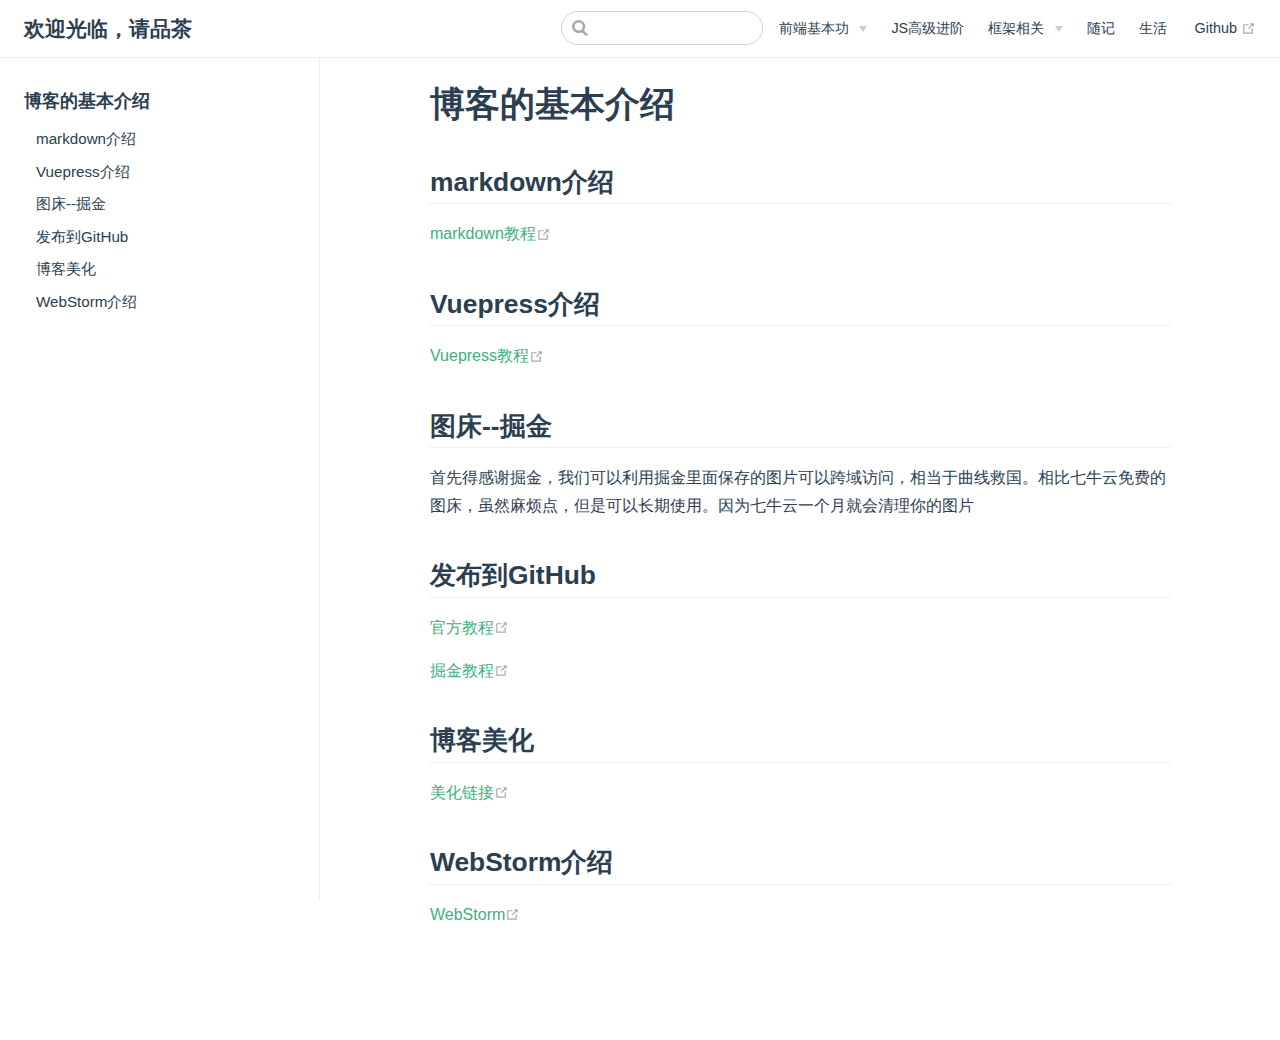
<file: idea/index.html>
<!DOCTYPE html>
<html lang="en-US">
  <head>
    <meta charset="utf-8">
    <meta name="viewport" content="width=device-width,initial-scale=1">
    <title>博客的基本介绍 | 欢迎光临，请品茶</title>
    <meta name="generator" content="VuePress 1.8.0">
    <link rel="icon" href="/icon.png">
    <meta name="description" content="Walker.Wu的个人站点">
    
    <link rel="preload" href="/assets/css/0.styles.1344630a.css" as="style"><link rel="preload" href="/assets/js/app.c8f49d9a.js" as="script"><link rel="preload" href="/assets/js/2.418c78f7.js" as="script"><link rel="preload" href="/assets/js/9.e4759ff4.js" as="script"><link rel="prefetch" href="/assets/js/3.63a9eca3.js"><link rel="prefetch" href="/assets/js/4.75688015.js"><link rel="prefetch" href="/assets/js/5.47b2a754.js"><link rel="prefetch" href="/assets/js/6.014b42f0.js"><link rel="prefetch" href="/assets/js/7.fa117abd.js"><link rel="prefetch" href="/assets/js/8.82fe40d9.js">
    <link rel="stylesheet" href="/assets/css/0.styles.1344630a.css">
  </head>
  <body>
    <div id="app" data-server-rendered="true"><div class="theme-container"><header class="navbar"><div class="sidebar-button"><svg xmlns="http://www.w3.org/2000/svg" aria-hidden="true" role="img" viewBox="0 0 448 512" class="icon"><path fill="currentColor" d="M436 124H12c-6.627 0-12-5.373-12-12V80c0-6.627 5.373-12 12-12h424c6.627 0 12 5.373 12 12v32c0 6.627-5.373 12-12 12zm0 160H12c-6.627 0-12-5.373-12-12v-32c0-6.627 5.373-12 12-12h424c6.627 0 12 5.373 12 12v32c0 6.627-5.373 12-12 12zm0 160H12c-6.627 0-12-5.373-12-12v-32c0-6.627 5.373-12 12-12h424c6.627 0 12 5.373 12 12v32c0 6.627-5.373 12-12 12z"></path></svg></div> <a href="/" class="home-link router-link-active"><!----> <span class="site-name">欢迎光临，请品茶</span></a> <div class="links"><div class="search-box"><input aria-label="Search" autocomplete="off" spellcheck="false" value=""> <!----></div> <nav class="nav-links can-hide"><div class="nav-item"><div class="dropdown-wrapper"><button type="button" aria-label="前端基本功" class="dropdown-title"><span class="title">前端基本功</span> <span class="arrow down"></span></button> <button type="button" aria-label="前端基本功" class="mobile-dropdown-title"><span class="title">前端基本功</span> <span class="arrow right"></span></button> <ul class="nav-dropdown" style="display:none;"><li class="dropdown-item"><!----> <a href="/idea/" aria-current="page" class="nav-link router-link-exact-active router-link-active">
  编辑器
</a></li></ul></div></div><div class="nav-item"><a href="/jshigh/" class="nav-link">
  JS高级进阶
</a></div><div class="nav-item"><div class="dropdown-wrapper"><button type="button" aria-label="框架相关" class="dropdown-title"><span class="title">框架相关</span> <span class="arrow down"></span></button> <button type="button" aria-label="框架相关" class="mobile-dropdown-title"><span class="title">框架相关</span> <span class="arrow right"></span></button> <ul class="nav-dropdown" style="display:none;"><li class="dropdown-item"><!----> <a href="/vue/" class="nav-link">
  Vue
</a></li><li class="dropdown-item"><!----> <a href="/react/" class="nav-link">
  React
</a></li></ul></div></div><div class="nav-item"><a href="/random/" class="nav-link">
  随记
</a></div><div class="nav-item"><a href="/living/" class="nav-link">
  生活
</a></div> <a href="https://github.com/hiniwo/newblog" target="_blank" rel="noopener noreferrer" class="repo-link">
    Github
    <span><svg xmlns="http://www.w3.org/2000/svg" aria-hidden="true" focusable="false" x="0px" y="0px" viewBox="0 0 100 100" width="15" height="15" class="icon outbound"><path fill="currentColor" d="M18.8,85.1h56l0,0c2.2,0,4-1.8,4-4v-32h-8v28h-48v-48h28v-8h-32l0,0c-2.2,0-4,1.8-4,4v56C14.8,83.3,16.6,85.1,18.8,85.1z"></path> <polygon fill="currentColor" points="45.7,48.7 51.3,54.3 77.2,28.5 77.2,37.2 85.2,37.2 85.2,14.9 62.8,14.9 62.8,22.9 71.5,22.9"></polygon></svg> <span class="sr-only">(opens new window)</span></span></a></nav></div></header> <div class="sidebar-mask"></div> <aside class="sidebar"><nav class="nav-links"><div class="nav-item"><div class="dropdown-wrapper"><button type="button" aria-label="前端基本功" class="dropdown-title"><span class="title">前端基本功</span> <span class="arrow down"></span></button> <button type="button" aria-label="前端基本功" class="mobile-dropdown-title"><span class="title">前端基本功</span> <span class="arrow right"></span></button> <ul class="nav-dropdown" style="display:none;"><li class="dropdown-item"><!----> <a href="/idea/" aria-current="page" class="nav-link router-link-exact-active router-link-active">
  编辑器
</a></li></ul></div></div><div class="nav-item"><a href="/jshigh/" class="nav-link">
  JS高级进阶
</a></div><div class="nav-item"><div class="dropdown-wrapper"><button type="button" aria-label="框架相关" class="dropdown-title"><span class="title">框架相关</span> <span class="arrow down"></span></button> <button type="button" aria-label="框架相关" class="mobile-dropdown-title"><span class="title">框架相关</span> <span class="arrow right"></span></button> <ul class="nav-dropdown" style="display:none;"><li class="dropdown-item"><!----> <a href="/vue/" class="nav-link">
  Vue
</a></li><li class="dropdown-item"><!----> <a href="/react/" class="nav-link">
  React
</a></li></ul></div></div><div class="nav-item"><a href="/random/" class="nav-link">
  随记
</a></div><div class="nav-item"><a href="/living/" class="nav-link">
  生活
</a></div> <a href="https://github.com/hiniwo/newblog" target="_blank" rel="noopener noreferrer" class="repo-link">
    Github
    <span><svg xmlns="http://www.w3.org/2000/svg" aria-hidden="true" focusable="false" x="0px" y="0px" viewBox="0 0 100 100" width="15" height="15" class="icon outbound"><path fill="currentColor" d="M18.8,85.1h56l0,0c2.2,0,4-1.8,4-4v-32h-8v28h-48v-48h28v-8h-32l0,0c-2.2,0-4,1.8-4,4v56C14.8,83.3,16.6,85.1,18.8,85.1z"></path> <polygon fill="currentColor" points="45.7,48.7 51.3,54.3 77.2,28.5 77.2,37.2 85.2,37.2 85.2,14.9 62.8,14.9 62.8,22.9 71.5,22.9"></polygon></svg> <span class="sr-only">(opens new window)</span></span></a></nav>  <ul class="sidebar-links"><li><section class="sidebar-group depth-0"><p class="sidebar-heading open"><span>博客的基本介绍</span> <!----></p> <ul class="sidebar-links sidebar-group-items"><li><a href="/idea/#markdown介绍" class="sidebar-link">markdown介绍</a><ul class="sidebar-sub-headers"></ul></li><li><a href="/idea/#vuepress介绍" class="sidebar-link">Vuepress介绍</a><ul class="sidebar-sub-headers"></ul></li><li><a href="/idea/#图床-掘金" class="sidebar-link">图床--掘金</a><ul class="sidebar-sub-headers"></ul></li><li><a href="/idea/#发布到github" class="sidebar-link">发布到GitHub</a><ul class="sidebar-sub-headers"></ul></li><li><a href="/idea/#博客美化" class="sidebar-link">博客美化</a><ul class="sidebar-sub-headers"></ul></li><li><a href="/idea/#webstorm介绍" class="sidebar-link">WebStorm介绍</a><ul class="sidebar-sub-headers"></ul></li></ul></section></li></ul> </aside> <main class="page"> <div class="theme-default-content content__default"><h1 id="博客的基本介绍"><a href="#博客的基本介绍" class="header-anchor">#</a> 博客的基本介绍</h1> <h2 id="markdown介绍"><a href="#markdown介绍" class="header-anchor">#</a> markdown介绍</h2> <p><a href="https://www.runoob.com/markdown/md-tutorial.html" target="_blank" rel="noopener noreferrer">markdown教程<span><svg xmlns="http://www.w3.org/2000/svg" aria-hidden="true" focusable="false" x="0px" y="0px" viewBox="0 0 100 100" width="15" height="15" class="icon outbound"><path fill="currentColor" d="M18.8,85.1h56l0,0c2.2,0,4-1.8,4-4v-32h-8v28h-48v-48h28v-8h-32l0,0c-2.2,0-4,1.8-4,4v56C14.8,83.3,16.6,85.1,18.8,85.1z"></path> <polygon fill="currentColor" points="45.7,48.7 51.3,54.3 77.2,28.5 77.2,37.2 85.2,37.2 85.2,14.9 62.8,14.9 62.8,22.9 71.5,22.9"></polygon></svg> <span class="sr-only">(opens new window)</span></span></a></p> <h2 id="vuepress介绍"><a href="#vuepress介绍" class="header-anchor">#</a> Vuepress介绍</h2> <p><a href="https://vuepress.vuejs.org/zh/" target="_blank" rel="noopener noreferrer">Vuepress教程<span><svg xmlns="http://www.w3.org/2000/svg" aria-hidden="true" focusable="false" x="0px" y="0px" viewBox="0 0 100 100" width="15" height="15" class="icon outbound"><path fill="currentColor" d="M18.8,85.1h56l0,0c2.2,0,4-1.8,4-4v-32h-8v28h-48v-48h28v-8h-32l0,0c-2.2,0-4,1.8-4,4v56C14.8,83.3,16.6,85.1,18.8,85.1z"></path> <polygon fill="currentColor" points="45.7,48.7 51.3,54.3 77.2,28.5 77.2,37.2 85.2,37.2 85.2,14.9 62.8,14.9 62.8,22.9 71.5,22.9"></polygon></svg> <span class="sr-only">(opens new window)</span></span></a></p> <h2 id="图床-掘金"><a href="#图床-掘金" class="header-anchor">#</a> 图床--掘金</h2> <p>首先得感谢掘金，我们可以利用掘金里面保存的图片可以跨域访问，相当于曲线救国。相比七牛云免费的图床，虽然麻烦点，但是可以长期使用。因为七牛云一个月就会清理你的图片</p> <h2 id="发布到github"><a href="#发布到github" class="header-anchor">#</a> 发布到GitHub</h2> <p><a href="https://pages.github.com/" target="_blank" rel="noopener noreferrer">官方教程<span><svg xmlns="http://www.w3.org/2000/svg" aria-hidden="true" focusable="false" x="0px" y="0px" viewBox="0 0 100 100" width="15" height="15" class="icon outbound"><path fill="currentColor" d="M18.8,85.1h56l0,0c2.2,0,4-1.8,4-4v-32h-8v28h-48v-48h28v-8h-32l0,0c-2.2,0-4,1.8-4,4v56C14.8,83.3,16.6,85.1,18.8,85.1z"></path> <polygon fill="currentColor" points="45.7,48.7 51.3,54.3 77.2,28.5 77.2,37.2 85.2,37.2 85.2,14.9 62.8,14.9 62.8,22.9 71.5,22.9"></polygon></svg> <span class="sr-only">(opens new window)</span></span></a></p> <p><a href="https://juejin.cn/post/6907795943060406286" target="_blank" rel="noopener noreferrer">掘金教程<span><svg xmlns="http://www.w3.org/2000/svg" aria-hidden="true" focusable="false" x="0px" y="0px" viewBox="0 0 100 100" width="15" height="15" class="icon outbound"><path fill="currentColor" d="M18.8,85.1h56l0,0c2.2,0,4-1.8,4-4v-32h-8v28h-48v-48h28v-8h-32l0,0c-2.2,0-4,1.8-4,4v56C14.8,83.3,16.6,85.1,18.8,85.1z"></path> <polygon fill="currentColor" points="45.7,48.7 51.3,54.3 77.2,28.5 77.2,37.2 85.2,37.2 85.2,14.9 62.8,14.9 62.8,22.9 71.5,22.9"></polygon></svg> <span class="sr-only">(opens new window)</span></span></a></p> <h2 id="博客美化"><a href="#博客美化" class="header-anchor">#</a> 博客美化</h2> <p><a href="https://juejin.cn/post/6844904067961978894" target="_blank" rel="noopener noreferrer">美化链接<span><svg xmlns="http://www.w3.org/2000/svg" aria-hidden="true" focusable="false" x="0px" y="0px" viewBox="0 0 100 100" width="15" height="15" class="icon outbound"><path fill="currentColor" d="M18.8,85.1h56l0,0c2.2,0,4-1.8,4-4v-32h-8v28h-48v-48h28v-8h-32l0,0c-2.2,0-4,1.8-4,4v56C14.8,83.3,16.6,85.1,18.8,85.1z"></path> <polygon fill="currentColor" points="45.7,48.7 51.3,54.3 77.2,28.5 77.2,37.2 85.2,37.2 85.2,14.9 62.8,14.9 62.8,22.9 71.5,22.9"></polygon></svg> <span class="sr-only">(opens new window)</span></span></a></p> <h2 id="webstorm介绍"><a href="#webstorm介绍" class="header-anchor">#</a> WebStorm介绍</h2> <p><a href="https://juejin.cn/post/6854573214597644301#heading-6" target="_blank" rel="noopener noreferrer">WebStorm<span><svg xmlns="http://www.w3.org/2000/svg" aria-hidden="true" focusable="false" x="0px" y="0px" viewBox="0 0 100 100" width="15" height="15" class="icon outbound"><path fill="currentColor" d="M18.8,85.1h56l0,0c2.2,0,4-1.8,4-4v-32h-8v28h-48v-48h28v-8h-32l0,0c-2.2,0-4,1.8-4,4v56C14.8,83.3,16.6,85.1,18.8,85.1z"></path> <polygon fill="currentColor" points="45.7,48.7 51.3,54.3 77.2,28.5 77.2,37.2 85.2,37.2 85.2,14.9 62.8,14.9 62.8,22.9 71.5,22.9"></polygon></svg> <span class="sr-only">(opens new window)</span></span></a></p></div> <footer class="page-edit"><!----> <!----></footer> <!----> </main></div><div class="global-ui"></div></div>
    <script src="/assets/js/app.c8f49d9a.js" defer></script><script src="/assets/js/2.418c78f7.js" defer></script><script src="/assets/js/9.e4759ff4.js" defer></script>
  </body>
</html>
</file>
<file: assets/css/0.styles.1344630a.css>
code[class*=language-],pre[class*=language-]{color:#ccc;background:none;font-family:Consolas,Monaco,Andale Mono,Ubuntu Mono,monospace;font-size:1em;text-align:left;white-space:pre;word-spacing:normal;word-break:normal;word-wrap:normal;line-height:1.5;-moz-tab-size:4;-o-tab-size:4;tab-size:4;-webkit-hyphens:none;-ms-hyphens:none;hyphens:none}pre[class*=language-]{padding:1em;margin:.5em 0;overflow:auto}:not(pre)>code[class*=language-],pre[class*=language-]{background:#2d2d2d}:not(pre)>code[class*=language-]{padding:.1em;border-radius:.3em;white-space:normal}.token.block-comment,.token.cdata,.token.comment,.token.doctype,.token.prolog{color:#999}.token.punctuation{color:#ccc}.token.attr-name,.token.deleted,.token.namespace,.token.tag{color:#e2777a}.token.function-name{color:#6196cc}.token.boolean,.token.function,.token.number{color:#f08d49}.token.class-name,.token.constant,.token.property,.token.symbol{color:#f8c555}.token.atrule,.token.builtin,.token.important,.token.keyword,.token.selector{color:#cc99cd}.token.attr-value,.token.char,.token.regex,.token.string,.token.variable{color:#7ec699}.token.entity,.token.operator,.token.url{color:#67cdcc}.token.bold,.token.important{font-weight:700}.token.italic{font-style:italic}.token.entity{cursor:help}.token.inserted{color:green}.theme-default-content code{color:#476582;padding:.25rem .5rem;margin:0;font-size:.85em;background-color:rgba(27,31,35,.05);border-radius:3px}.theme-default-content code .token.deleted{color:#ec5975}.theme-default-content code .token.inserted{color:#3eaf7c}.theme-default-content pre,.theme-default-content pre[class*=language-]{line-height:1.4;padding:1.25rem 1.5rem;margin:.85rem 0;background-color:#282c34;border-radius:6px;overflow:auto}.theme-default-content pre[class*=language-] code,.theme-default-content pre code{color:#fff;padding:0;background-color:transparent;border-radius:0}div[class*=language-]{position:relative;background-color:#282c34;border-radius:6px}div[class*=language-] .highlight-lines{-webkit-user-select:none;-ms-user-select:none;user-select:none;padding-top:1.3rem;position:absolute;top:0;left:0;width:100%;line-height:1.4}div[class*=language-] .highlight-lines .highlighted{background-color:rgba(0,0,0,.66)}div[class*=language-] pre,div[class*=language-] pre[class*=language-]{background:transparent;position:relative;z-index:1}div[class*=language-]:before{position:absolute;z-index:3;top:.8em;right:1em;font-size:.75rem;color:hsla(0,0%,100%,.4)}div[class*=language-]:not(.line-numbers-mode) .line-numbers-wrapper{display:none}div[class*=language-].line-numbers-mode .highlight-lines .highlighted{position:relative}div[class*=language-].line-numbers-mode .highlight-lines .highlighted:before{content:" ";position:absolute;z-index:3;left:0;top:0;display:block;width:3.5rem;height:100%;background-color:rgba(0,0,0,.66)}div[class*=language-].line-numbers-mode pre{padding-left:4.5rem;vertical-align:middle}div[class*=language-].line-numbers-mode .line-numbers-wrapper{position:absolute;top:0;width:3.5rem;text-align:center;color:hsla(0,0%,100%,.3);padding:1.25rem 0;line-height:1.4}div[class*=language-].line-numbers-mode .line-numbers-wrapper br{-webkit-user-select:none;-ms-user-select:none;user-select:none}div[class*=language-].line-numbers-mode .line-numbers-wrapper .line-number{position:relative;z-index:4;-webkit-user-select:none;-ms-user-select:none;user-select:none;font-size:.85em}div[class*=language-].line-numbers-mode:after{content:"";position:absolute;z-index:2;top:0;left:0;width:3.5rem;height:100%;border-radius:6px 0 0 6px;border-right:1px solid rgba(0,0,0,.66);background-color:#282c34}div[class~=language-js]:before{content:"js"}div[class~=language-ts]:before{content:"ts"}div[class~=language-html]:before{content:"html"}div[class~=language-md]:before{content:"md"}div[class~=language-vue]:before{content:"vue"}div[class~=language-css]:before{content:"css"}div[class~=language-sass]:before{content:"sass"}div[class~=language-scss]:before{content:"scss"}div[class~=language-less]:before{content:"less"}div[class~=language-stylus]:before{content:"stylus"}div[class~=language-go]:before{content:"go"}div[class~=language-java]:before{content:"java"}div[class~=language-c]:before{content:"c"}div[class~=language-sh]:before{content:"sh"}div[class~=language-yaml]:before{content:"yaml"}div[class~=language-py]:before{content:"py"}div[class~=language-docker]:before{content:"docker"}div[class~=language-dockerfile]:before{content:"dockerfile"}div[class~=language-makefile]:before{content:"makefile"}div[class~=language-javascript]:before{content:"js"}div[class~=language-typescript]:before{content:"ts"}div[class~=language-markup]:before{content:"html"}div[class~=language-markdown]:before{content:"md"}div[class~=language-json]:before{content:"json"}div[class~=language-ruby]:before{content:"rb"}div[class~=language-python]:before{content:"py"}div[class~=language-bash]:before{content:"sh"}div[class~=language-php]:before{content:"php"}.custom-block .custom-block-title{font-weight:600;margin-bottom:-.4rem}.custom-block.danger,.custom-block.tip,.custom-block.warning{padding:.1rem 1.5rem;border-left-width:.5rem;border-left-style:solid;margin:1rem 0}.custom-block.tip{background-color:#f3f5f7;border-color:#42b983}.custom-block.warning{background-color:rgba(255,229,100,.3);border-color:#e7c000;color:#6b5900}.custom-block.warning .custom-block-title{color:#b29400}.custom-block.warning a{color:#2c3e50}.custom-block.danger{background-color:#ffe6e6;border-color:#c00;color:#4d0000}.custom-block.danger .custom-block-title{color:#900}.custom-block.danger a{color:#2c3e50}.custom-block.details{display:block;position:relative;border-radius:2px;margin:1.6em 0;padding:1.6em;background-color:#eee}.custom-block.details h4{margin-top:0}.custom-block.details figure:last-child,.custom-block.details p:last-child{margin-bottom:0;padding-bottom:0}.custom-block.details summary{outline:none;cursor:pointer}.arrow{display:inline-block;width:0;height:0}.arrow.up{border-bottom:6px solid #ccc}.arrow.down,.arrow.up{border-left:4px solid transparent;border-right:4px solid transparent}.arrow.down{border-top:6px solid #ccc}.arrow.right{border-left:6px solid #ccc}.arrow.left,.arrow.right{border-top:4px solid transparent;border-bottom:4px solid transparent}.arrow.left{border-right:6px solid #ccc}.theme-default-content:not(.custom){max-width:740px;margin:0 auto;padding:2rem 2.5rem}@media (max-width:959px){.theme-default-content:not(.custom){padding:2rem}}@media (max-width:419px){.theme-default-content:not(.custom){padding:1.5rem}}.table-of-contents .badge{vertical-align:middle}body,html{padding:0;margin:0;background-color:#fff}body{font-family:-apple-system,BlinkMacSystemFont,Segoe UI,Roboto,Oxygen,Ubuntu,Cantarell,Fira Sans,Droid Sans,Helvetica Neue,sans-serif;-webkit-font-smoothing:antialiased;-moz-osx-font-smoothing:grayscale;font-size:16px;color:#2c3e50}.page{padding-left:20rem}.navbar{z-index:20;right:0;height:3.6rem;background-color:#fff;box-sizing:border-box;border-bottom:1px solid #eaecef}.navbar,.sidebar-mask{position:fixed;top:0;left:0}.sidebar-mask{z-index:9;width:100vw;height:100vh;display:none}.sidebar{font-size:16px;background-color:#fff;width:20rem;position:fixed;z-index:10;margin:0;top:3.6rem;left:0;bottom:0;box-sizing:border-box;border-right:1px solid #eaecef;overflow-y:auto}.theme-default-content:not(.custom)>:first-child{margin-top:3.6rem}.theme-default-content:not(.custom) a:hover{text-decoration:underline}.theme-default-content:not(.custom) p.demo{padding:1rem 1.5rem;border:1px solid #ddd;border-radius:4px}.theme-default-content:not(.custom) img{max-width:100%}.theme-default-content.custom{padding:0;margin:0}.theme-default-content.custom img{max-width:100%}a{font-weight:500;text-decoration:none}a,p a code{color:#3eaf7c}p a code{font-weight:400}kbd{background:#eee;border:.15rem solid #ddd;border-bottom:.25rem solid #ddd;border-radius:.15rem;padding:0 .15em}blockquote{font-size:1rem;color:#999;border-left:.2rem solid #dfe2e5;margin:1rem 0;padding:.25rem 0 .25rem 1rem}blockquote>p{margin:0}ol,ul{padding-left:1.2em}strong{font-weight:600}h1,h2,h3,h4,h5,h6{font-weight:600;line-height:1.25}.theme-default-content:not(.custom)>h1,.theme-default-content:not(.custom)>h2,.theme-default-content:not(.custom)>h3,.theme-default-content:not(.custom)>h4,.theme-default-content:not(.custom)>h5,.theme-default-content:not(.custom)>h6{margin-top:-3.1rem;padding-top:4.6rem;margin-bottom:0}.theme-default-content:not(.custom)>h1:first-child,.theme-default-content:not(.custom)>h2:first-child,.theme-default-content:not(.custom)>h3:first-child,.theme-default-content:not(.custom)>h4:first-child,.theme-default-content:not(.custom)>h5:first-child,.theme-default-content:not(.custom)>h6:first-child{margin-top:-1.5rem;margin-bottom:1rem}.theme-default-content:not(.custom)>h1:first-child+.custom-block,.theme-default-content:not(.custom)>h1:first-child+p,.theme-default-content:not(.custom)>h1:first-child+pre,.theme-default-content:not(.custom)>h2:first-child+.custom-block,.theme-default-content:not(.custom)>h2:first-child+p,.theme-default-content:not(.custom)>h2:first-child+pre,.theme-default-content:not(.custom)>h3:first-child+.custom-block,.theme-default-content:not(.custom)>h3:first-child+p,.theme-default-content:not(.custom)>h3:first-child+pre,.theme-default-content:not(.custom)>h4:first-child+.custom-block,.theme-default-content:not(.custom)>h4:first-child+p,.theme-default-content:not(.custom)>h4:first-child+pre,.theme-default-content:not(.custom)>h5:first-child+.custom-block,.theme-default-content:not(.custom)>h5:first-child+p,.theme-default-content:not(.custom)>h5:first-child+pre,.theme-default-content:not(.custom)>h6:first-child+.custom-block,.theme-default-content:not(.custom)>h6:first-child+p,.theme-default-content:not(.custom)>h6:first-child+pre{margin-top:2rem}h1:focus .header-anchor,h1:hover .header-anchor,h2:focus .header-anchor,h2:hover .header-anchor,h3:focus .header-anchor,h3:hover .header-anchor,h4:focus .header-anchor,h4:hover .header-anchor,h5:focus .header-anchor,h5:hover .header-anchor,h6:focus .header-anchor,h6:hover .header-anchor{opacity:1}h1{font-size:2.2rem}h2{font-size:1.65rem;padding-bottom:.3rem;border-bottom:1px solid #eaecef}h3{font-size:1.35rem}a.header-anchor{font-size:.85em;float:left;margin-left:-.87em;padding-right:.23em;margin-top:.125em;opacity:0}a.header-anchor:focus,a.header-anchor:hover{text-decoration:none}.line-number,code,kbd{font-family:source-code-pro,Menlo,Monaco,Consolas,Courier New,monospace}ol,p,ul{line-height:1.7}hr{border:0;border-top:1px solid #eaecef}table{border-collapse:collapse;margin:1rem 0;display:block;overflow-x:auto}tr{border-top:1px solid #dfe2e5}tr:nth-child(2n){background-color:#f6f8fa}td,th{border:1px solid #dfe2e5;padding:.6em 1em}.theme-container.sidebar-open .sidebar-mask{display:block}.theme-container.no-navbar .theme-default-content:not(.custom)>h1,.theme-container.no-navbar h2,.theme-container.no-navbar h3,.theme-container.no-navbar h4,.theme-container.no-navbar h5,.theme-container.no-navbar h6{margin-top:1.5rem;padding-top:0}.theme-container.no-navbar .sidebar{top:0}@media (min-width:720px){.theme-container.no-sidebar .sidebar{display:none}.theme-container.no-sidebar .page{padding-left:0}}@media (max-width:959px){.sidebar{font-size:15px;width:16.4rem}.page{padding-left:16.4rem}}@media (max-width:719px){.sidebar{top:0;padding-top:3.6rem;transform:translateX(-100%);transition:transform .2s ease}.page{padding-left:0}.theme-container.sidebar-open .sidebar{transform:translateX(0)}.theme-container.no-navbar .sidebar{padding-top:0}}@media (max-width:419px){h1{font-size:1.9rem}.theme-default-content div[class*=language-]{margin:.85rem -1.5rem;border-radius:0}}#nprogress{pointer-events:none}#nprogress .bar{background:#3eaf7c;position:fixed;z-index:1031;top:0;left:0;width:100%;height:2px}#nprogress .peg{display:block;position:absolute;right:0;width:100px;height:100%;box-shadow:0 0 10px #3eaf7c,0 0 5px #3eaf7c;opacity:1;transform:rotate(3deg) translateY(-4px)}#nprogress .spinner{display:block;position:fixed;z-index:1031;top:15px;right:15px}#nprogress .spinner-icon{width:18px;height:18px;box-sizing:border-box;border-color:#3eaf7c transparent transparent #3eaf7c;border-style:solid;border-width:2px;border-radius:50%;animation:nprogress-spinner .4s linear infinite}.nprogress-custom-parent{overflow:hidden;position:relative}.nprogress-custom-parent #nprogress .bar,.nprogress-custom-parent #nprogress .spinner{position:absolute}@keyframes nprogress-spinner{0%{transform:rotate(0deg)}to{transform:rotate(1turn)}}.icon.outbound{color:#aaa;display:inline-block;vertical-align:middle;position:relative;top:-1px}.sr-only{position:absolute;width:1px;height:1px;padding:0;margin:-1px;overflow:hidden;clip:rect(0,0,0,0);white-space:nowrap;border-width:0}.home{padding:3.6rem 2rem 0;max-width:960px;margin:0 auto;display:block}.home .hero{text-align:center}.home .hero img{max-width:100%;max-height:280px;display:block;margin:3rem auto 1.5rem}.home .hero h1{font-size:3rem}.home .hero .action,.home .hero .description,.home .hero h1{margin:1.8rem auto}.home .hero .description{max-width:35rem;font-size:1.6rem;line-height:1.3;color:#6a8bad}.home .hero .action-button{display:inline-block;font-size:1.2rem;color:#fff;background-color:#3eaf7c;padding:.8rem 1.6rem;border-radius:4px;transition:background-color .1s ease;box-sizing:border-box;border-bottom:1px solid #389d70}.home .hero .action-button:hover{background-color:#4abf8a}.home .features{border-top:1px solid #eaecef;padding:1.2rem 0;margin-top:2.5rem;display:flex;flex-wrap:wrap;align-items:flex-start;align-content:stretch;justify-content:space-between}.home .feature{flex-grow:1;flex-basis:30%;max-width:30%}.home .feature h2{font-size:1.4rem;font-weight:500;border-bottom:none;padding-bottom:0;color:#3a5169}.home .feature p{color:#4e6e8e}.home .footer{padding:2.5rem;border-top:1px solid #eaecef;text-align:center;color:#4e6e8e}@media (max-width:719px){.home .features{flex-direction:column}.home .feature{max-width:100%;padding:0 2.5rem}}@media (max-width:419px){.home{padding-left:1.5rem;padding-right:1.5rem}.home .hero img{max-height:210px;margin:2rem auto 1.2rem}.home .hero h1{font-size:2rem}.home .hero .action,.home .hero .description,.home .hero h1{margin:1.2rem auto}.home .hero .description{font-size:1.2rem}.home .hero .action-button{font-size:1rem;padding:.6rem 1.2rem}.home .feature h2{font-size:1.25rem}}.search-box{display:inline-block;position:relative;margin-right:1rem}.search-box input{cursor:text;width:10rem;height:2rem;color:#4e6e8e;display:inline-block;border:1px solid #cfd4db;border-radius:2rem;font-size:.9rem;line-height:2rem;padding:0 .5rem 0 2rem;outline:none;transition:all .2s ease;background:#fff url(/assets/img/search.83621669.svg) .6rem .5rem no-repeat;background-size:1rem}.search-box input:focus{cursor:auto;border-color:#3eaf7c}.search-box .suggestions{background:#fff;width:20rem;position:absolute;top:2rem;border:1px solid #cfd4db;border-radius:6px;padding:.4rem;list-style-type:none}.search-box .suggestions.align-right{right:0}.search-box .suggestion{line-height:1.4;padding:.4rem .6rem;border-radius:4px;cursor:pointer}.search-box .suggestion a{white-space:normal;color:#5d82a6}.search-box .suggestion a .page-title{font-weight:600}.search-box .suggestion a .header{font-size:.9em;margin-left:.25em}.search-box .suggestion.focused{background-color:#f3f4f5}.search-box .suggestion.focused a{color:#3eaf7c}@media (max-width:959px){.search-box input{cursor:pointer;width:0;border-color:transparent;position:relative}.search-box input:focus{cursor:text;left:0;width:10rem}}@media (-ms-high-contrast:none){.search-box input{height:2rem}}@media (max-width:959px) and (min-width:719px){.search-box .suggestions{left:0}}@media (max-width:719px){.search-box{margin-right:0}.search-box input{left:1rem}.search-box .suggestions{right:0}}@media (max-width:419px){.search-box .suggestions{width:calc(100vw - 4rem)}.search-box input:focus{width:8rem}}.sidebar-button{cursor:pointer;display:none;width:1.25rem;height:1.25rem;position:absolute;padding:.6rem;top:.6rem;left:1rem}.sidebar-button .icon{display:block;width:1.25rem;height:1.25rem}@media (max-width:719px){.sidebar-button{display:block}}.dropdown-enter,.dropdown-leave-to{height:0!important}.dropdown-wrapper{cursor:pointer}.dropdown-wrapper .dropdown-title,.dropdown-wrapper .mobile-dropdown-title{display:block;font-size:.9rem;font-family:inherit;cursor:inherit;padding:inherit;line-height:1.4rem;background:transparent;border:none;font-weight:500;color:#2c3e50}.dropdown-wrapper .dropdown-title:hover,.dropdown-wrapper .mobile-dropdown-title:hover{border-color:transparent}.dropdown-wrapper .dropdown-title .arrow,.dropdown-wrapper .mobile-dropdown-title .arrow{vertical-align:middle;margin-top:-1px;margin-left:.4rem}.dropdown-wrapper .mobile-dropdown-title{display:none;font-weight:600}.dropdown-wrapper .mobile-dropdown-title font-size inherit:hover{color:#3eaf7c}.dropdown-wrapper .nav-dropdown .dropdown-item{color:inherit;line-height:1.7rem}.dropdown-wrapper .nav-dropdown .dropdown-item h4{margin:.45rem 0 0;border-top:1px solid #eee;padding:1rem 1.5rem .45rem 1.25rem}.dropdown-wrapper .nav-dropdown .dropdown-item .dropdown-subitem-wrapper{padding:0;list-style:none}.dropdown-wrapper .nav-dropdown .dropdown-item .dropdown-subitem-wrapper .dropdown-subitem{font-size:.9em}.dropdown-wrapper .nav-dropdown .dropdown-item a{display:block;line-height:1.7rem;position:relative;border-bottom:none;font-weight:400;margin-bottom:0;padding:0 1.5rem 0 1.25rem}.dropdown-wrapper .nav-dropdown .dropdown-item a.router-link-active,.dropdown-wrapper .nav-dropdown .dropdown-item a:hover{color:#3eaf7c}.dropdown-wrapper .nav-dropdown .dropdown-item a.router-link-active:after{content:"";width:0;height:0;border-left:5px solid #3eaf7c;border-top:3px solid transparent;border-bottom:3px solid transparent;position:absolute;top:calc(50% - 2px);left:9px}.dropdown-wrapper .nav-dropdown .dropdown-item:first-child h4{margin-top:0;padding-top:0;border-top:0}@media (max-width:719px){.dropdown-wrapper.open .dropdown-title{margin-bottom:.5rem}.dropdown-wrapper .dropdown-title{display:none}.dropdown-wrapper .mobile-dropdown-title{display:block}.dropdown-wrapper .nav-dropdown{transition:height .1s ease-out;overflow:hidden}.dropdown-wrapper .nav-dropdown .dropdown-item h4{border-top:0;margin-top:0;padding-top:0}.dropdown-wrapper .nav-dropdown .dropdown-item>a,.dropdown-wrapper .nav-dropdown .dropdown-item h4{font-size:15px;line-height:2rem}.dropdown-wrapper .nav-dropdown .dropdown-item .dropdown-subitem{font-size:14px;padding-left:1rem}}@media (min-width:719px){.dropdown-wrapper{height:1.8rem}.dropdown-wrapper.open .nav-dropdown,.dropdown-wrapper:hover .nav-dropdown{display:block!important}.dropdown-wrapper.open:blur{display:none}.dropdown-wrapper .nav-dropdown{display:none;height:auto!important;box-sizing:border-box;max-height:calc(100vh - 2.7rem);overflow-y:auto;position:absolute;top:100%;right:0;background-color:#fff;padding:.6rem 0;border:1px solid;border-color:#ddd #ddd #ccc;text-align:left;border-radius:.25rem;white-space:nowrap;margin:0}}.nav-links{display:inline-block}.nav-links a{line-height:1.4rem;color:inherit}.nav-links a.router-link-active,.nav-links a:hover{color:#3eaf7c}.nav-links .nav-item{position:relative;display:inline-block;margin-left:1.5rem;line-height:2rem}.nav-links .nav-item:first-child{margin-left:0}.nav-links .repo-link{margin-left:1.5rem}@media (max-width:719px){.nav-links .nav-item,.nav-links .repo-link{margin-left:0}}@media (min-width:719px){.nav-links a.router-link-active,.nav-links a:hover{color:#2c3e50}.nav-item>a:not(.external).router-link-active,.nav-item>a:not(.external):hover{margin-bottom:-2px;border-bottom:2px solid #46bd87}}.navbar{padding:.7rem 1.5rem;line-height:2.2rem}.navbar a,.navbar img,.navbar span{display:inline-block}.navbar .logo{height:2.2rem;min-width:2.2rem;margin-right:.8rem;vertical-align:top}.navbar .site-name{font-size:1.3rem;font-weight:600;color:#2c3e50;position:relative}.navbar .links{padding-left:1.5rem;box-sizing:border-box;background-color:#fff;white-space:nowrap;font-size:.9rem;position:absolute;right:1.5rem;top:.7rem;display:flex}.navbar .links .search-box{flex:0 0 auto;vertical-align:top}@media (max-width:719px){.navbar{padding-left:4rem}.navbar .can-hide{display:none}.navbar .links{padding-left:1.5rem}.navbar .site-name{width:calc(100vw - 9.4rem);overflow:hidden;white-space:nowrap;text-overflow:ellipsis}}.page-edit{max-width:740px;margin:0 auto;padding:2rem 2.5rem}@media (max-width:959px){.page-edit{padding:2rem}}@media (max-width:419px){.page-edit{padding:1.5rem}}.page-edit{padding-top:1rem;padding-bottom:1rem;overflow:auto}.page-edit .edit-link{display:inline-block}.page-edit .edit-link a{color:#4e6e8e;margin-right:.25rem}.page-edit .last-updated{float:right;font-size:.9em}.page-edit .last-updated .prefix{font-weight:500;color:#4e6e8e}.page-edit .last-updated .time{font-weight:400;color:#767676}@media (max-width:719px){.page-edit .edit-link{margin-bottom:.5rem}.page-edit .last-updated{font-size:.8em;float:none;text-align:left}}.page-nav{max-width:740px;margin:0 auto;padding:2rem 2.5rem}@media (max-width:959px){.page-nav{padding:2rem}}@media (max-width:419px){.page-nav{padding:1.5rem}}.page-nav{padding-top:1rem;padding-bottom:0}.page-nav .inner{min-height:2rem;margin-top:0;border-top:1px solid #eaecef;padding-top:1rem;overflow:auto}.page-nav .next{float:right}.page{padding-bottom:2rem;display:block}.sidebar-group .sidebar-group{padding-left:.5em}.sidebar-group:not(.collapsable) .sidebar-heading:not(.clickable){cursor:auto;color:inherit}.sidebar-group.is-sub-group{padding-left:0}.sidebar-group.is-sub-group>.sidebar-heading{font-size:.95em;line-height:1.4;font-weight:400;padding-left:2rem}.sidebar-group.is-sub-group>.sidebar-heading:not(.clickable){opacity:.5}.sidebar-group.is-sub-group>.sidebar-group-items{padding-left:1rem}.sidebar-group.is-sub-group>.sidebar-group-items>li>.sidebar-link{font-size:.95em;border-left:none}.sidebar-group.depth-2>.sidebar-heading{border-left:none}.sidebar-heading{color:#2c3e50;transition:color .15s ease;cursor:pointer;font-size:1.1em;font-weight:700;padding:.35rem 1.5rem .35rem 1.25rem;width:100%;box-sizing:border-box;margin:0;border-left:.25rem solid transparent}.sidebar-heading.open,.sidebar-heading:hover{color:inherit}.sidebar-heading .arrow{position:relative;top:-.12em;left:.5em}.sidebar-heading.clickable.active{font-weight:600;color:#3eaf7c;border-left-color:#3eaf7c}.sidebar-heading.clickable:hover{color:#3eaf7c}.sidebar-group-items{transition:height .1s ease-out;font-size:.95em;overflow:hidden}.sidebar .sidebar-sub-headers{padding-left:1rem;font-size:.95em}a.sidebar-link{font-size:1em;font-weight:400;display:inline-block;color:#2c3e50;border-left:.25rem solid transparent;padding:.35rem 1rem .35rem 1.25rem;line-height:1.4;width:100%;box-sizing:border-box}a.sidebar-link:hover{color:#3eaf7c}a.sidebar-link.active{font-weight:600;color:#3eaf7c;border-left-color:#3eaf7c}.sidebar-group a.sidebar-link{padding-left:2rem}.sidebar-sub-headers a.sidebar-link{padding-top:.25rem;padding-bottom:.25rem;border-left:none}.sidebar-sub-headers a.sidebar-link.active{font-weight:500}.sidebar ul{padding:0;margin:0;list-style-type:none}.sidebar a{display:inline-block}.sidebar .nav-links{display:none;border-bottom:1px solid #eaecef;padding:.5rem 0 .75rem}.sidebar .nav-links a{font-weight:600}.sidebar .nav-links .nav-item,.sidebar .nav-links .repo-link{display:block;line-height:1.25rem;font-size:1.1em;padding:.5rem 0 .5rem 1.5rem}.sidebar>.sidebar-links{padding:1.5rem 0}.sidebar>.sidebar-links>li>a.sidebar-link{font-size:1.1em;line-height:1.7;font-weight:700}.sidebar>.sidebar-links>li:not(:first-child){margin-top:.75rem}@media (max-width:719px){.sidebar .nav-links{display:block}.sidebar .nav-links .dropdown-wrapper .nav-dropdown .dropdown-item a.router-link-active:after{top:calc(1rem - 2px)}.sidebar>.sidebar-links{padding:1rem 0}}.badge[data-v-922754bc]{display:inline-block;font-size:14px;height:18px;line-height:18px;border-radius:3px;padding:0 6px;color:#fff}.badge.green[data-v-922754bc],.badge.tip[data-v-922754bc],.badge[data-v-922754bc]{background-color:#42b983}.badge.error[data-v-922754bc]{background-color:#da5961}.badge.warn[data-v-922754bc],.badge.warning[data-v-922754bc],.badge.yellow[data-v-922754bc]{background-color:#e7c000}.badge+.badge[data-v-922754bc]{margin-left:5px}.theme-code-block[data-v-4cac60fa]{display:none}.theme-code-block__active[data-v-4cac60fa]{display:block}.theme-code-block>pre[data-v-4cac60fa]{background-color:orange}.theme-code-group__nav[data-v-15b8631f]{margin-bottom:-35px;background-color:#282c34;padding-bottom:22px;border-top-left-radius:6px;border-top-right-radius:6px;padding-left:10px;padding-top:10px}.theme-code-group__ul[data-v-15b8631f]{margin:auto 0;padding-left:0;display:inline-flex;list-style:none}.theme-code-group__nav-tab[data-v-15b8631f]{border:0;padding:5px;cursor:pointer;background-color:transparent;font-size:.85em;line-height:1.4;color:hsla(0,0%,100%,.9);font-weight:600}.theme-code-group__nav-tab-active[data-v-15b8631f]{border-bottom:1px solid #42b983}.pre-blank[data-v-15b8631f]{color:#42b983}
</file>
